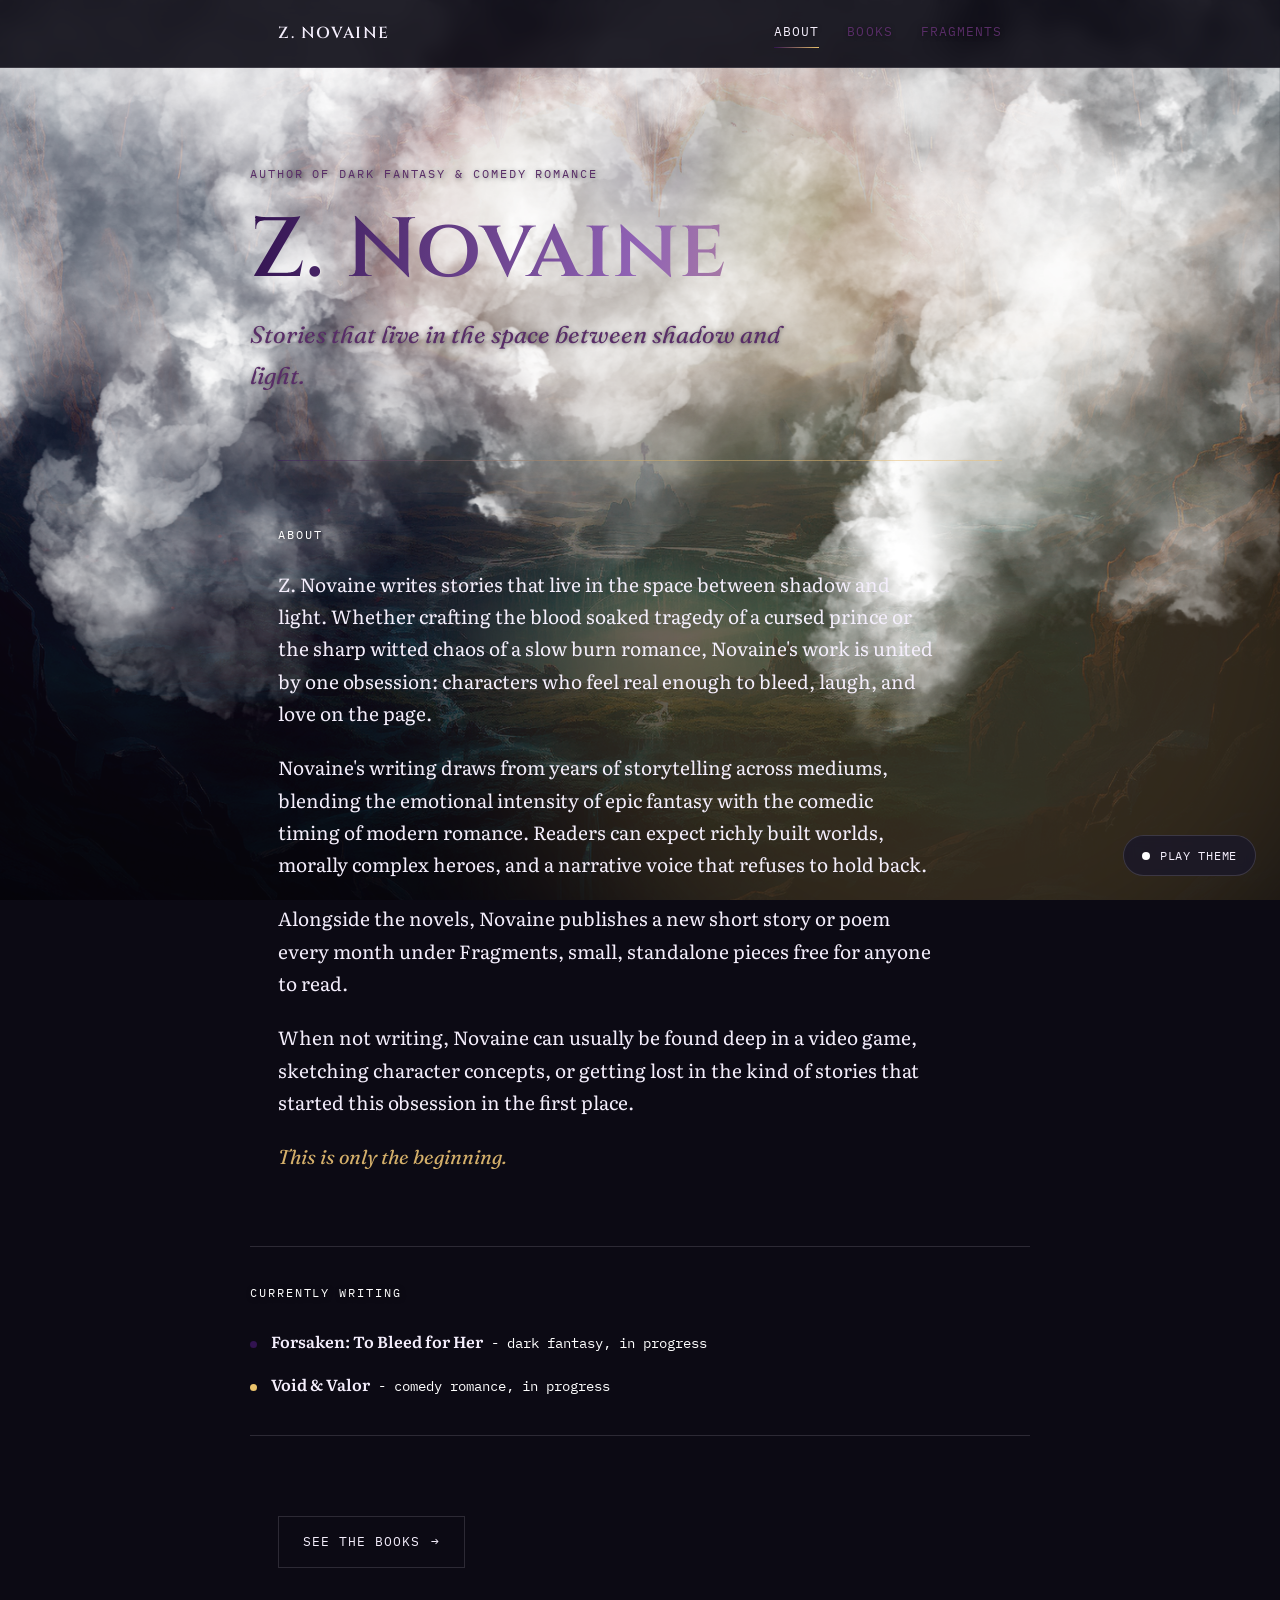
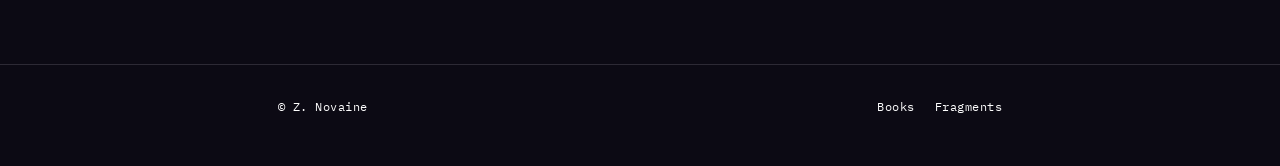
<file: index.html>
<!DOCTYPE html>
<html lang="en">
<head>
<meta charset="UTF-8">
<meta name="viewport" content="width=device-width, initial-scale=1.0">
<title>Z. Novaine - Author</title>
<meta name="description" content="Z. Novaine writes dark fantasy and comedy romance. Author of Forsaken: To Bleed for Her and Void & Valor.">
<link rel="icon" href="images/logo.png" sizes="any">
<link rel="preconnect" href="https://fonts.googleapis.com">
<link rel="preconnect" href="https://fonts.gstatic.com" crossorigin>
<link href="https://fonts.googleapis.com/css2?family=Fraunces:ital,wght@0,500;0,600;1,400&family=Cinzel:wght@600;700&family=Literata:wght@400;500;600&family=IBM+Plex+Mono:wght@400;500&display=swap" rel="stylesheet">
<link rel="stylesheet" href="styles.css">
</head>
<body>

<div class="bg-ambient" aria-hidden="true"></div>
<div class="hero-bg" aria-hidden="true"></div>
<div class="hero-clouds" aria-hidden="true"></div>
<div class="embers" aria-hidden="true">
  <span class="ember"></span>
  <span class="ember"></span>
  <span class="ember"></span>
  <span class="ember"></span>
  <span class="ember"></span>
  <span class="ember"></span>
  <span class="ember"></span>
</div>

<nav class="site-nav">
  <div class="wrap">
    <a href="index.html" class="nav-mark">Z. NOVAINE</a>
    <div class="nav-links">
      <a href="index.html" aria-current="page">About</a>
      <a href="books.html">Books</a>
      <a href="fragments.html">Fragments</a>
    </div>
  </div>
</nav>

<div id="page-content">

<header class="hero wrap">
  <span class="eyebrow">Author of dark fantasy &amp; comedy romance</span>
  <h1 class="wordmark">Z. Novaine</h1>
  <p class="tagline">Stories that live in the space between shadow and light.</p>
</header>

<div class="wrap">
  <div class="divider"></div>
</div>

<section class="bio wrap">
  <span class="eyebrow">About</span>
  <p>Z. Novaine writes stories that live in the space between shadow and light. Whether crafting the blood soaked tragedy of a cursed prince or the sharp witted chaos of a slow burn romance, Novaine's work is united by one obsession: characters who feel real enough to bleed, laugh, and love on the page.</p>
  <p>Novaine's writing draws from years of storytelling across mediums, blending the emotional intensity of epic fantasy with the comedic timing of modern romance. Readers can expect richly built worlds, morally complex heroes, and a narrative voice that refuses to hold back.</p>
  <p>Alongside the novels, Novaine publishes a new short story or poem every month under Fragments, small, standalone pieces free for anyone to read.</p>
  <p>When not writing, Novaine can usually be found deep in a video game, sketching character concepts, or getting lost in the kind of stories that started this obsession in the first place.</p>
  <p class="closing-line">This is only the beginning.</p>
</section>

<section class="status-strip wrap">
  <span class="eyebrow">Currently writing</span>
  <div class="status-list">
    <div class="status-item">
      <span class="status-dot dark"></span>
      <span><strong>Forsaken: To Bleed for Her</strong> - dark fantasy, in progress</span>
    </div>
    <div class="status-item">
      <span class="status-dot light"></span>
      <span><strong>Void &amp; Valor</strong> - comedy romance, in progress</span>
    </div>
  </div>
</section>

<div class="cta-books wrap">
  <a href="books.html">See the books <span class="arrow">→</span></a>
</div>

</div>

<footer class="site-footer">
  <div class="wrap">
    <p>&copy; Z. Novaine</p>
    <div class="footer-links">
      <a href="books.html">Books</a>
      <a href="fragments.html">Fragments</a>
    </div>
  </div>
</footer>

<button class="music-toggle" id="musicToggle" type="button" aria-pressed="false">
  <span class="note-icon"></span>
  <span id="musicLabel">Play theme</span>
</button>
<audio id="themeAudio" src="audio/theme.mp3" loop preload="auto"></audio>

<script src="site.js"></script>

</body>
</html>
</file>
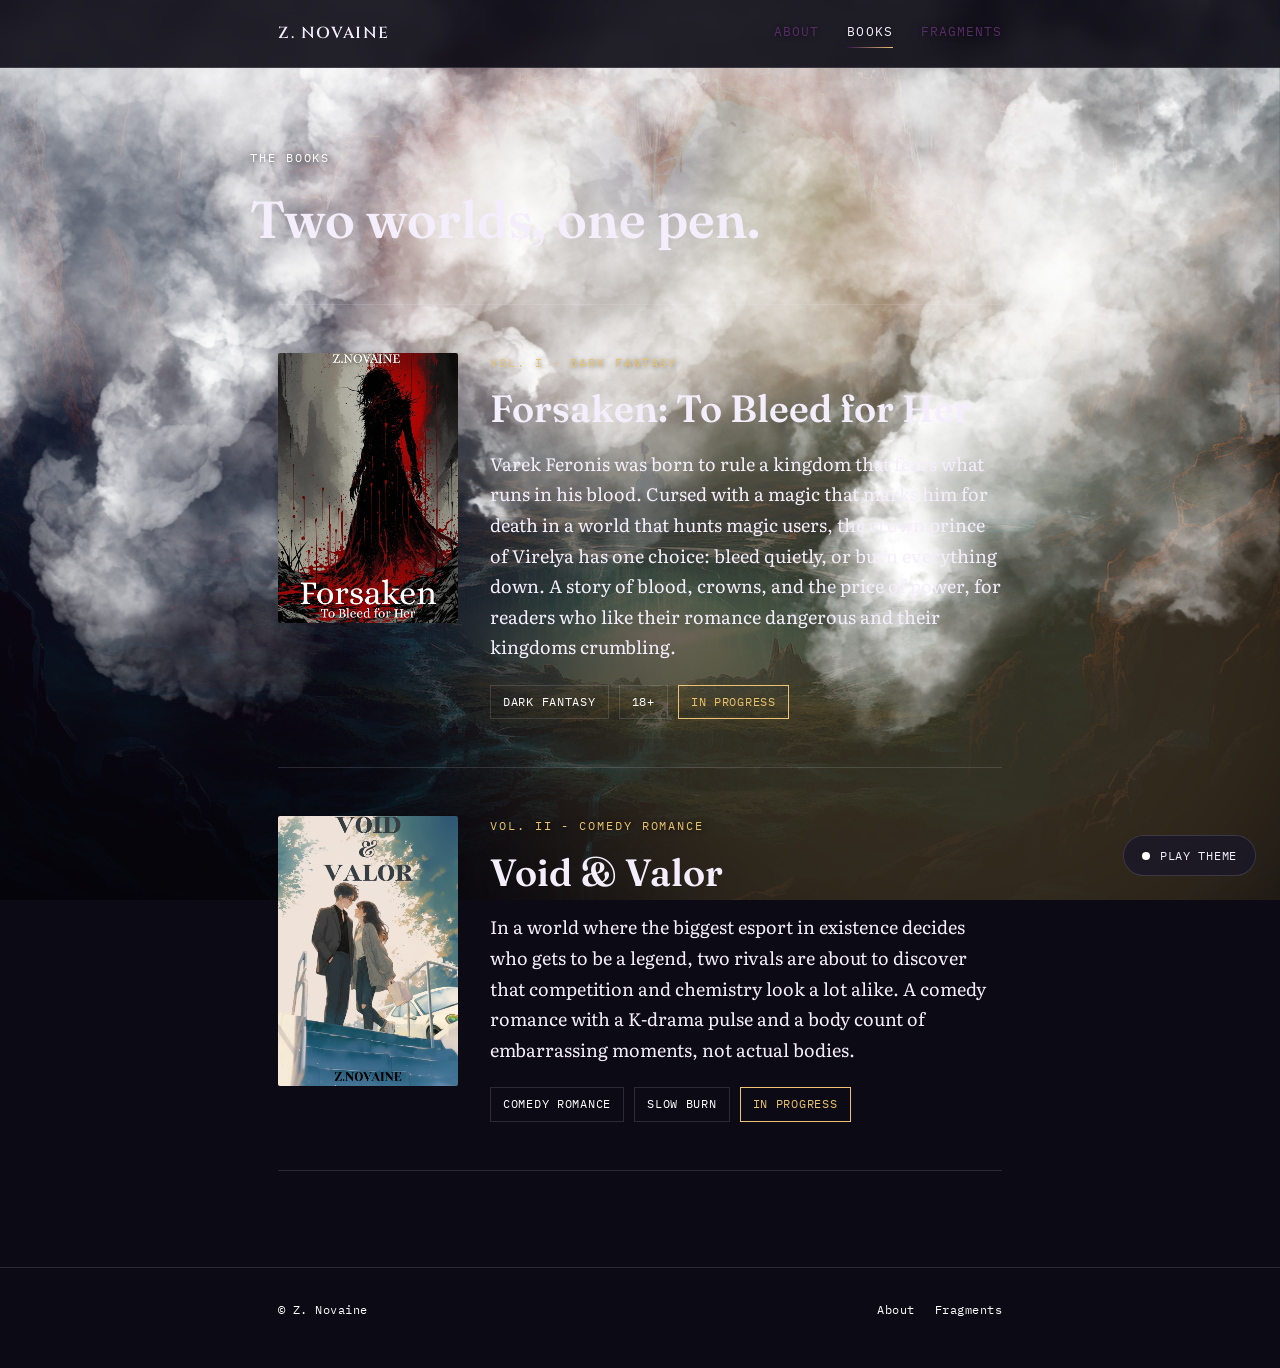
<file: books.html>
<!DOCTYPE html>
<html lang="en">
<head>
<meta charset="UTF-8">
<meta name="viewport" content="width=device-width, initial-scale=1.0">
<title>Books - Z. Novaine</title>
<meta name="description" content="Books by Z. Novaine, including Forsaken: To Bleed for Her and Void & Valor.">
<link rel="icon" href="images/logo.png" sizes="any">
<link rel="preconnect" href="https://fonts.googleapis.com">
<link rel="preconnect" href="https://fonts.gstatic.com" crossorigin>
<link href="https://fonts.googleapis.com/css2?family=Fraunces:ital,wght@0,500;0,600;1,400&family=Cinzel:wght@600;700&family=Literata:wght@400;500;600&family=IBM+Plex+Mono:wght@400;500&display=swap" rel="stylesheet">
<link rel="stylesheet" href="styles.css">
</head>
<body>

<div class="bg-ambient" aria-hidden="true"></div>
<div class="hero-bg" aria-hidden="true"></div>
<div class="hero-clouds" aria-hidden="true"></div>
<div class="embers" aria-hidden="true">
  <span class="ember"></span>
  <span class="ember"></span>
  <span class="ember"></span>
  <span class="ember"></span>
  <span class="ember"></span>
  <span class="ember"></span>
  <span class="ember"></span>
</div>

<nav class="site-nav">
  <div class="wrap">
    <a href="index.html" class="nav-mark">Z. NOVAINE</a>
    <div class="nav-links">
      <a href="index.html">About</a>
      <a href="books.html" aria-current="page">Books</a>
      <a href="fragments.html">Fragments</a>
    </div>
  </div>
</nav>

<div id="page-content">

<header class="books-hero wrap">
  <span class="eyebrow">The books</span>
  <h1>Two worlds, one pen.</h1>
</header>

<main class="wrap">

  <!-- ============================================
       BOOK ENTRY — duplicate this whole <article> block
       for each new book. Only edit the parts marked below.
       ============================================ -->
  <article class="book-entry">
    <div class="book-cover-slot">
      <!-- 1. Change the image path to your cover file -->
      <img src="covers/forsaken-cover.png" alt="Forsaken: To Bleed for Her cover">
      <!-- Keep this placeholder text matching the path above -->
      <div class="cover-placeholder" style="display:none;">Add cover image at<br>covers/forsaken-cover.jpg</div>
    </div>
    <div class="book-content">
      <!-- 2. Volume label and genre -->
      <span class="eyebrow">Vol. I - Dark Fantasy</span>
      <!-- 3. Title -->
      <h2 class="book-title">Forsaken: To Bleed for Her</h2>
      <!-- 4. Blurb -->
      <p class="book-blurb">Varek Feronis was born to rule a kingdom that fears what runs in his blood. Cursed with a magic that marks him for death in a world that hunts magic users, the crown prince of Virelya has one choice: bleed quietly, or burn everything down. A story of blood, crowns, and the price of power, for readers who like their romance dangerous and their kingdoms crumbling.</p>
      <!-- 5. Tags: as many <span class="tag"> as you like, last one can use class="tag status" -->
      <div class="book-meta">
        <span class="tag">Dark Fantasy</span>
        <span class="tag">18+</span>
        <span class="tag status">In Progress</span>
      </div>
    </div>
  </article>
  <!-- ============================================ END BOOK ENTRY ============================================ -->

  <article class="book-entry">
    <div class="book-cover-slot">
      <img src="covers/void-and-valor-cover.png" alt="Void & Valor cover">
      <div class="cover-placeholder" style="display:none;">Add cover image at<br>covers/void-and-valor-cover.jpg</div>
    </div>
    <div class="book-content">
      <span class="eyebrow">Vol. II - Comedy Romance</span>
      <h2 class="book-title">Void &amp; Valor</h2>
      <p class="book-blurb">In a world where the biggest esport in existence decides who gets to be a legend, two rivals are about to discover that competition and chemistry look a lot alike. A comedy romance with a K-drama pulse and a body count of embarrassing moments, not actual bodies.</p>
      <div class="book-meta">
        <span class="tag">Comedy Romance</span>
        <span class="tag">Slow Burn</span>
        <span class="tag status">In Progress</span>
      </div>
    </div>
  </article>

</main>

</div>

<footer class="site-footer">
  <div class="wrap">
    <p>&copy; Z. Novaine</p>
    <div class="footer-links">
      <a href="index.html">About</a>
      <a href="fragments.html">Fragments</a>
    </div>
  </div>
</footer>

<button class="music-toggle" id="musicToggle" type="button" aria-pressed="false">
  <span class="note-icon"></span>
  <span id="musicLabel">Play theme</span>
</button>
<audio id="themeAudio" src="audio/theme.mp3" loop preload="auto"></audio>

<script src="site.js"></script>

</body>
</html>
</file>
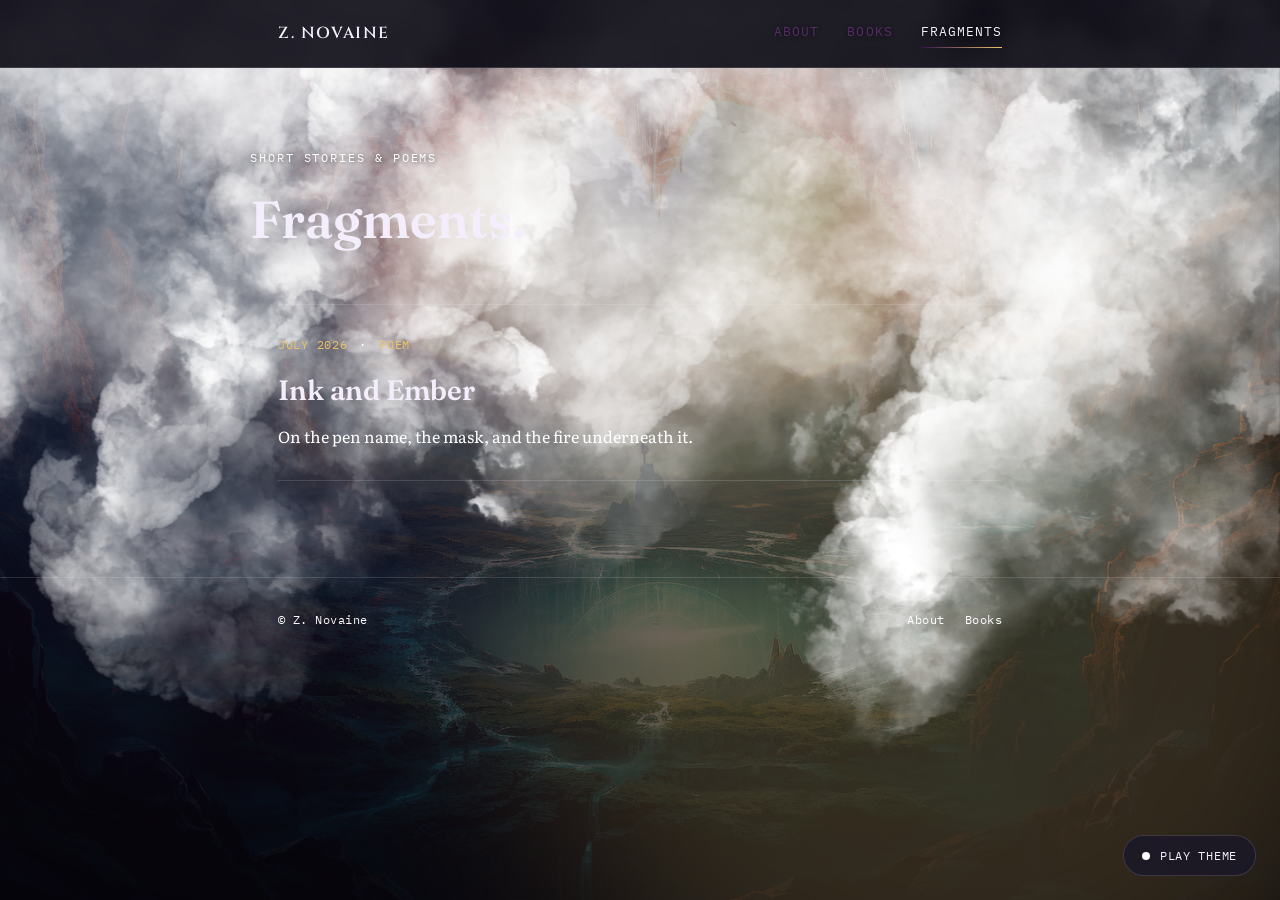
<file: fragments.html>
<!DOCTYPE html>
<html lang="en">
<head>
<meta charset="UTF-8">
<meta name="viewport" content="width=device-width, initial-scale=1.0">
<title>Fragments - Z. Novaine</title>
<meta name="description" content="Short stories and poems by Z. Novaine, published monthly and free to read.">
<link rel="icon" href="images/logo.png" sizes="any">
<link rel="preconnect" href="https://fonts.googleapis.com">
<link rel="preconnect" href="https://fonts.gstatic.com" crossorigin>
<link href="https://fonts.googleapis.com/css2?family=Fraunces:ital,wght@0,500;0,600;1,400&family=Cinzel:wght@600;700&family=Literata:wght@400;500;600&family=IBM+Plex+Mono:wght@400;500&display=swap" rel="stylesheet">
<link rel="stylesheet" href="styles.css">
</head>
<body>

<div class="bg-ambient" aria-hidden="true"></div>
<div class="hero-bg" aria-hidden="true"></div>
<div class="hero-clouds" aria-hidden="true"></div>
<div class="embers" aria-hidden="true">
  <span class="ember"></span>
  <span class="ember"></span>
  <span class="ember"></span>
  <span class="ember"></span>
  <span class="ember"></span>
  <span class="ember"></span>
  <span class="ember"></span>
</div>

<nav class="site-nav">
  <div class="wrap">
    <a href="index.html" class="nav-mark">Z. NOVAINE</a>
    <div class="nav-links">
      <a href="index.html">About</a>
      <a href="books.html">Books</a>
      <a href="fragments.html" aria-current="page">Fragments</a>
    </div>
  </div>
</nav>

<div id="page-content">

<header class="fragments-hero wrap">
  <span class="eyebrow">Short stories &amp; poems</span>
  <h1>Fragments.</h1>
</header>

<main class="wrap">
  <div class="fragments-list">

    <!-- ============================================
         FRAGMENT ENTRY - duplicate this whole <a> block
         for each new story or poem. Only edit the parts
         marked below, and link it to a new page in /fragments/
         ============================================ -->
    <a class="fragment-entry" href="fragments/ink-and-ember.html">
      <!-- 1. Month/year and type (Short Story or Poem) -->
      <div class="fragment-meta">
        <span>July 2026</span>
        <span class="divider-dot">·</span>
        <span>Poem</span>
      </div>
      <!-- 2. Title -->
      <h2 class="fragment-title">Ink and Ember</h2>
      <!-- 3. One line teaser, no spoilers -->
      <p class="fragment-teaser">On the pen name, the mask, and the fire underneath it.</p>
    </a>
    <!-- ============================================ END FRAGMENT ENTRY ============================================ -->

  </div>
</main>

</div>

<footer class="site-footer">
  <div class="wrap">
    <p>&copy; Z. Novaine</p>
    <div class="footer-links">
      <a href="index.html">About</a>
      <a href="books.html">Books</a>
    </div>
  </div>
</footer>

<button class="music-toggle" id="musicToggle" type="button" aria-pressed="false">
  <span class="note-icon"></span>
  <span id="musicLabel">Play theme</span>
</button>
<audio id="themeAudio" src="audio/theme.mp3" loop preload="auto"></audio>

<script src="site.js"></script>

</body>
</html>
</file>
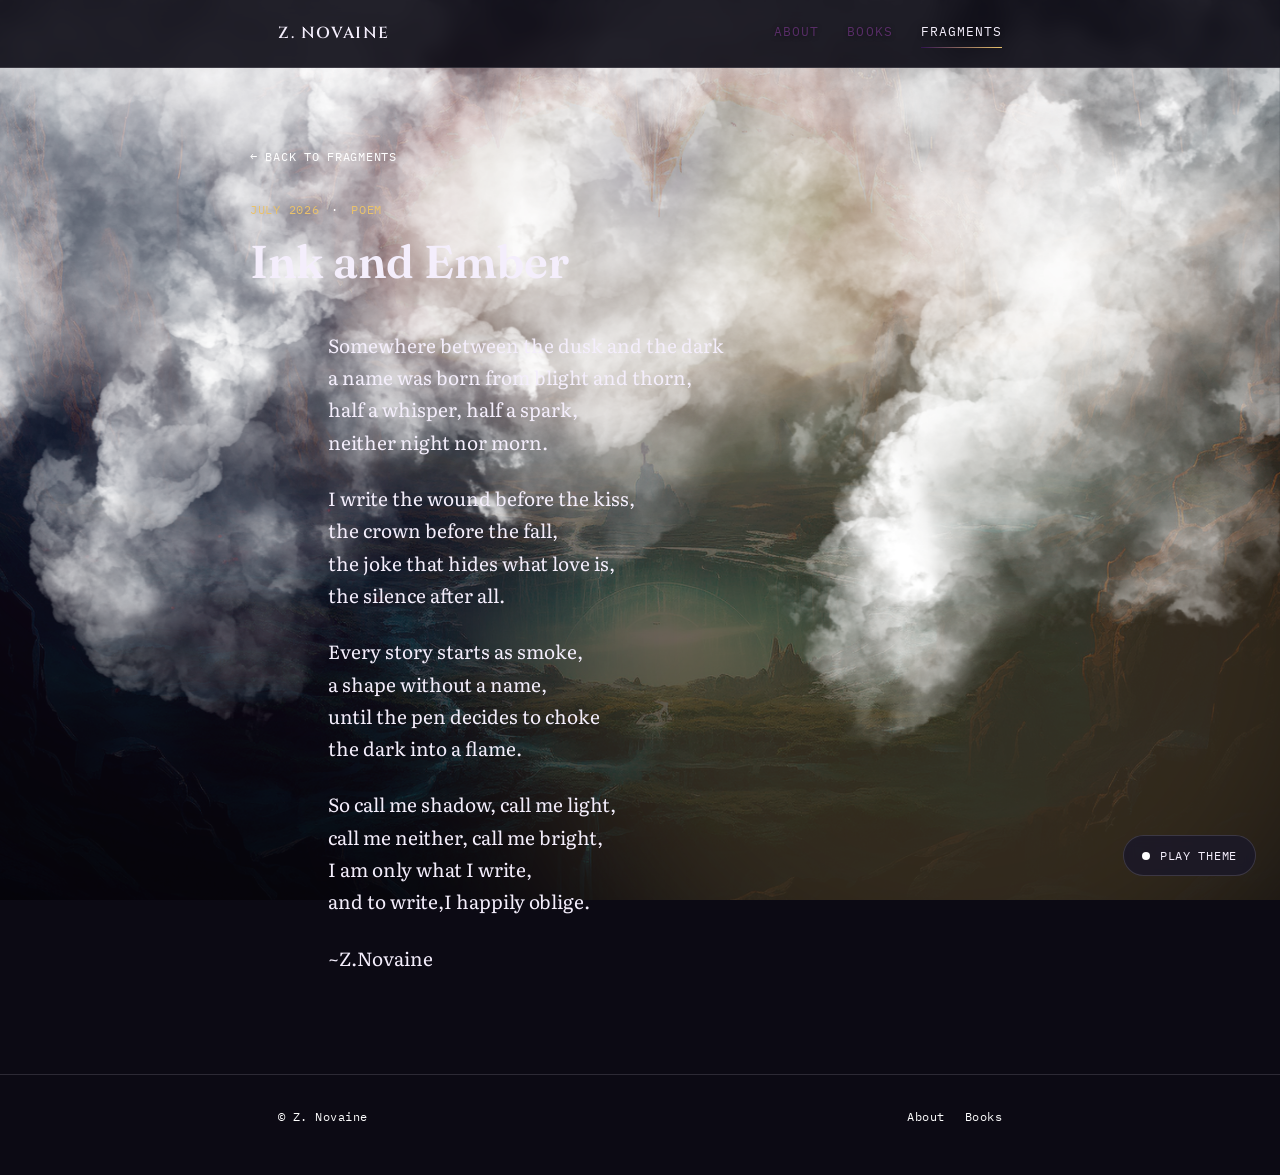
<file: fragments/ink-and-ember.html>
<!DOCTYPE html>
<html lang="en">
<head>
<meta charset="UTF-8">
<meta name="viewport" content="width=device-width, initial-scale=1.0">
<title>Ink and Ember — Z. Novaine</title>
<meta name="description" content="A poem by Z. Novaine.">
<link rel="icon" href="../images/logo.png" sizes="any">
<link rel="preconnect" href="https://fonts.googleapis.com">
<link rel="preconnect" href="https://fonts.gstatic.com" crossorigin>
<link href="https://fonts.googleapis.com/css2?family=Fraunces:ital,wght@0,500;0,600;1,400&family=Cinzel:wght@600;700&family=Literata:wght@400;500;600&family=IBM+Plex+Mono:wght@400;500&display=swap" rel="stylesheet">
<link rel="stylesheet" href="../styles.css">
</head>
<body>

<div class="bg-ambient" aria-hidden="true"></div>
<div class="hero-bg" aria-hidden="true"></div>
<div class="hero-clouds" aria-hidden="true"></div>

<nav class="site-nav">
  <div class="wrap">
    <a href="../index.html" class="nav-mark">Z. NOVAINE</a>
    <div class="nav-links">
      <a href="../index.html">About</a>
      <a href="../books.html">Books</a>
      <a href="../fragments.html" aria-current="page">Fragments</a>
    </div>
  </div>
</nav>

<div id="page-content">

<header class="story-header wrap">
  <a class="back-link" href="../fragments.html">&larr; Back to Fragments</a>
  <div class="fragment-meta">
    <span>July 2026</span>
    <span class="divider-dot">·</span>
    <span>Poem</span>
  </div>
  <h1 class="story-title">Ink and Ember</h1>
</header>

<article class="story-body wrap">
  <p>Somewhere between the dusk and the dark<br>
  a name was born from blight and thorn,<br>
  half a whisper, half a spark,<br>
  neither night nor morn.</p>

  <p>I write the wound before the kiss,<br>
  the crown before the fall,<br>
  the joke that hides what love is,<br>
  the silence after all.</p>

  <p>Every story starts as smoke,<br>
  a shape without a name,<br>
  until the pen decides to choke<br>
  the dark into a flame.</p>

  <p>So call me shadow, call me light,<br>
  call me neither, call me bright,<br>
  I am only what I write,<br>
  and to write,I happily oblige.</p>

  <p class="closing-line">~Z.Novaine</p>
</article>

</div>

<footer class="site-footer">
  <div class="wrap">
    <p>&copy; Z. Novaine</p>
    <div class="footer-links">
      <a href="../index.html">About</a>
      <a href="../books.html">Books</a>
    </div>
  </div>
</footer>

<button class="music-toggle" id="musicToggle" type="button" aria-pressed="false">
  <span class="note-icon"></span>
  <span id="musicLabel">Play theme</span>
</button>
<audio id="themeAudio" src="../audio/theme.mp3" loop preload="auto"></audio>

<script src="../site.js"></script>

</body>
</html>
</file>
<file: styles.css>
/* ============================================
   Z. NOVAINE — Author Site
   ============================================ */

:root {
  --bg: #0c0a14;
  --bg-alt: #17121f;
  --ink: #f4eefc;
  --ink-dim: #ffffff;
  --violet-deep: #321350;
  --violet-deep-dim: #3a1c5e;
  --violet-light: #eac26b;
  --violet-light-dim: #efc376;
  --gold: #d4af6a;
  --divider: rgba(244, 238, 252, 0.14);

  --font-display: "Fraunces", serif;
  --font-fantasy: "Cinzel", serif;
  --font-body: "Literata", serif;
  --font-mono: "IBM Plex Mono", monospace;

  --ink-top: #582d67;
}

* {
  margin: 0;
  padding: 0;
  box-sizing: border-box;
}

html {
  scroll-behavior: smooth;
}

body {
  background: var(--bg);
  color: var(--ink);
  font-family: var(--font-body);
  font-size: 17px;
  line-height: 1.7;
  -webkit-font-smoothing: antialiased;
}

a {
  color: inherit;
  text-decoration: none;
}

img {
  max-width: 100%;
  display: block;
}

:focus-visible {
  outline: 2px solid var(--gold);
  outline-offset: 3px;
}

@media (prefers-reduced-motion: reduce) {
  * {
    animation: none !important;
    transition: none !important;
  }
  html {
    scroll-behavior: auto;
  }
}

/* ---------- Layout shell ---------- */

.wrap {
  max-width: 780px;
  margin: 0 auto;
  padding: 0 28px;
}

/* ---------- Nav ---------- */

.site-nav {
  border-bottom: 1px solid var(--divider);
  position: sticky;
  top: 0;
  background: rgba(12, 10, 20, 0.9);
  backdrop-filter: blur(8px);
  z-index: 10;
}

.site-nav .wrap {
  display: flex;
  align-items: center;
  justify-content: space-between;
  padding-top: 20px;
  padding-bottom: 20px;
}

.nav-mark {
  font-family: var(--font-fantasy);
  font-weight: 600;
  font-size: 16px;
  letter-spacing: 0.1em;
  color: var(--ink);
}

.nav-links {
  display: flex;
  gap: 28px;
  font-family: var(--font-mono);
  font-size: 13px;
  letter-spacing: 0.08em;
  text-transform: uppercase;
}

.nav-links a {
  color: var(--ink-top);
  position: relative;
  padding-bottom: 4px;
  transition: color 0.2s ease;
  text-shadow: 0 1px 4px rgba(0, 0, 0, 0.6);
}

.nav-links a:hover,
.nav-links a[aria-current="page"] {
  color: var(--ink);
}

.nav-links a[aria-current="page"]::after {
  content: "";
  position: absolute;
  left: 0;
  right: 0;
  bottom: -1px;
  height: 1px;
  background: linear-gradient(90deg, var(--violet-deep), var(--violet-light));
}

/* ---------- Hero background (scroll zoom effect) ---------- */

.hero-bg {
  position: fixed;
  inset: 0;
  z-index: 0;
  background-image: url('images/landscape.jpg');
  background-size: cover;
  background-position: center;
  opacity: 0.5;
  transform: scale(1);
  transform-origin: center;
  will-change: transform, opacity;
}

.hero-bg::after {
  content: "";
  position: absolute;
  inset: 0;
  background: linear-gradient(180deg, rgba(0, 0, 0, 0.15) 0%, rgba(0, 0, 0, 0.7) 100%);
}

.hero-clouds {
  position: fixed;
  inset: 0;
  z-index: 0;
  background-image: url('images/clouds.png');
  background-size: cover;
  background-position: center;
  opacity: 1;
  transform: scale(1) translateY(0);
  transform-origin: center;
  will-change: transform, opacity;
  pointer-events: none;
}

@media (prefers-reduced-motion: reduce) {
  .hero-bg,
  .hero-clouds {
    transform: none !important;
  }
}

/* ---------- Ambient background ---------- */

.bg-ambient {
  position: fixed;
  inset: 0;
  z-index: 0;
  pointer-events: none;
  overflow: hidden;
}

.bg-ambient::before,
.bg-ambient::after {
  content: "";
  position: absolute;
  width: 70vw;
  height: 70vw;
  border-radius: 50%;
  filter: blur(100px);
  opacity: 0.4;
  mix-blend-mode: screen;
  animation: drift 26s ease-in-out infinite alternate;
}

.bg-ambient::before {
  background: var(--violet-deep);
  top: -18%;
  left: -12%;
}

.bg-ambient::after {
  background: var(--violet-light);
  bottom: -20%;
  right: -10%;
  animation-delay: -8s;
  animation-duration: 32s;
}

@keyframes drift {
  from {
    transform: translate(0, 0) scale(1);
  }
  to {
    transform: translate(6%, 8%) scale(1.15);
  }
}

.embers {
  position: fixed;
  inset: 0;
  z-index: 0;
  pointer-events: none;
  overflow: hidden;
}

.ember {
  position: absolute;
  bottom: -5%;
  width: 3px;
  height: 3px;
  border-radius: 50%;
  background: var(--gold);
  box-shadow: 0 0 6px 1px var(--gold);
  opacity: 0;
  animation: rise 14s linear infinite;
}

.ember:nth-child(1) { left: 8%;  animation-delay: 0s;   }
.ember:nth-child(2) { left: 20%; animation-delay: 2.4s; background: var(--violet-deep); box-shadow: 0 0 6px 1px var(--violet-deep); }
.ember:nth-child(3) { left: 35%; animation-delay: 5s;   }
.ember:nth-child(4) { left: 52%; animation-delay: 1.2s; background: var(--violet-light); box-shadow: 0 0 6px 1px var(--violet-light); }
.ember:nth-child(5) { left: 68%; animation-delay: 7.5s; }
.ember:nth-child(6) { left: 80%; animation-delay: 3.6s; background: var(--violet-deep); box-shadow: 0 0 6px 1px var(--violet-deep); }
.ember:nth-child(7) { left: 92%; animation-delay: 9s;   background: var(--violet-light); box-shadow: 0 0 6px 1px var(--violet-light); }

@keyframes rise {
  0% {
    transform: translateY(0) translateX(0);
    opacity: 0;
  }
  10% {
    opacity: 0.8;
  }
  90% {
    opacity: 0.3;
  }
  100% {
    transform: translateY(-105vh) translateX(20px);
    opacity: 0;
  }
}

@media (prefers-reduced-motion: reduce) {
  .bg-ambient::before,
  .bg-ambient::after,
  .ember {
    animation: none !important;
    opacity: 0.12;
  }
}

/* Keep real content above the ambient layer */
.site-nav,
.hero,
.bio,
.status-strip,
.cta-books,
.books-hero,
.book-entry,
.fragments-hero,
.fragments-list,
.story-header,
.story-body,
.site-footer {
  position: relative;
  z-index: 1;
}

/* ---------- Music toggle ---------- */

.music-toggle {
  position: fixed;
  bottom: 24px;
  right: 24px;
  z-index: 20;
  display: inline-flex;
  align-items: center;
  gap: 10px;
  font-family: var(--font-mono);
  font-size: 12px;
  letter-spacing: 0.06em;
  text-transform: uppercase;
  color: var(--ink);
  background: rgba(27, 24, 40, 0.85);
  backdrop-filter: blur(6px);
  border: 1px solid var(--divider);
  padding: 12px 18px;
  border-radius: 999px;
  cursor: pointer;
  transition: border-color 0.2s ease;
}

.music-toggle:hover {
  border-color: var(--gold);
}

.music-toggle .note-icon {
  width: 8px;
  height: 8px;
  border-radius: 50%;
  background: var(--ink-dim);
  transition: background 0.2s ease, box-shadow 0.2s ease;
}

.music-toggle.playing .note-icon {
  background: var(--gold);
  box-shadow: 0 0 8px 1px var(--gold);
  animation: pulse 1.4s ease-in-out infinite;
}

@keyframes pulse {
  0%, 100% { transform: scale(1); }
  50% { transform: scale(1.4); }
}

@media (prefers-reduced-motion: reduce) {
  .music-toggle.playing .note-icon {
    animation: none;
  }
}

/* ---------- Hero ---------- */

.hero {
  padding: 96px 0 64px;
}

.eyebrow {
  font-family: var(--font-mono);
  font-size: 12px;
  letter-spacing: 0.16em;
  text-transform: uppercase;
  color: var(--ink-dim);
  margin-bottom: 22px;
  display: block;
  text-shadow: 1px 1px 5px rgba(0, 0, 0, 0.6);
}

.hero .eyebrow {
  color: var(--ink-top);
}

.wordmark {
  font-family: var(--font-fantasy);
  font-weight: 600;
  font-size: clamp(46px, 9.5vw, 84px);
  line-height: 1.05;
  letter-spacing: 0.01em;
  background: linear-gradient(100deg, var(--violet-deep) 0%, #9163b5 50%, var(--violet-light) 100%);
  -webkit-background-clip: text;
  background-clip: text;
  color: transparent;
  margin-bottom: 20px;
}

.tagline {
  font-family: var(--font-display);
  font-style: italic;
  font-weight: 400;
  font-size: clamp(19px, 2.6vw, 24px);
  color: var(--ink-top);
  max-width: 34ch;
  text-shadow: 0 1px 4px rgba(0, 0, 0, 0.5);
}

/* ---------- Divider ---------- */

.divider {
  height: 1px;
  background: linear-gradient(90deg, var(--violet-deep-dim), var(--gold), var(--violet-light-dim));
  opacity: 0.5;
  margin: 0 0 64px;
}

/* ---------- Bio ---------- */

.bio {
  padding-bottom: 72px;
}

.bio p {
  font-size: 19px;
  color: var(--ink);
  max-width: 60ch;
  margin-bottom: 22px;
}

.bio p:last-child {
  margin-bottom: 0;
}

.bio .closing-line {
  font-family: var(--font-display);
  font-style: italic;
  color: var(--gold);
  font-size: 20px;
}

/* ---------- Currently writing strip ---------- */

.status-strip {
  border-top: 1px solid var(--divider);
  border-bottom: 1px solid var(--divider);
  padding: 36px 0;
  margin-bottom: 80px;
}

.status-strip .eyebrow {
  margin-bottom: 24px;
}

.status-list {
  display: flex;
  flex-direction: column;
  gap: 16px;
}

.status-item {
  display: flex;
  align-items: baseline;
  gap: 14px;
  font-family: var(--font-mono);
  font-size: 14px;
  color: var(--ink-dim);
}

.status-dot {
  width: 7px;
  height: 7px;
  border-radius: 50%;
  flex-shrink: 0;
}

.status-dot.dark {
  background: var(--violet-deep);
}

.status-dot.light {
  background: var(--violet-light);
}

.status-item strong {
  color: var(--ink);
  font-family: var(--font-body);
  font-weight: 600;
  font-size: 16px;
}

/* ---------- CTA to books ---------- */

.cta-books {
  padding-bottom: 96px;
}

.cta-books a {
  display: inline-flex;
  align-items: center;
  gap: 10px;
  font-family: var(--font-mono);
  font-size: 13px;
  letter-spacing: 0.08em;
  text-transform: uppercase;
  color: var(--ink);
  border: 1px solid var(--divider);
  padding: 14px 24px;
  transition: border-color 0.2s ease, background 0.2s ease;
}

.cta-books a:hover {
  border-color: var(--gold);
  background: var(--bg-alt);
}

.cta-books a .arrow {
  transition: transform 0.2s ease;
}

.cta-books a:hover .arrow {
  transform: translateX(3px);
}

/* ---------- Page hero (Books, Fragments) ---------- */

.books-hero,
.fragments-hero {
  padding: 80px 0 56px;
}

.books-hero h1,
.fragments-hero h1 {
  font-family: var(--font-display);
  font-weight: 600;
  font-size: clamp(36px, 6vw, 52px);
  line-height: 1.1;
  margin-top: 14px;
}

.book-entry {
  padding: 48px 0;
  border-top: 1px solid var(--divider);
  display: grid;
  grid-template-columns: 180px 1fr;
  gap: 32px;
}

.book-entry:last-child {
  border-bottom: 1px solid var(--divider);
  margin-bottom: 96px;
}

.book-cover-slot {
  width: 100%;
  aspect-ratio: 2 / 3;
  border-radius: 2px;
  overflow: hidden;
}

.book-cover-slot img {
  width: 100%;
  height: 100%;
  object-fit: cover;
  display: block;
}

.cover-placeholder {
  width: 100%;
  height: 100%;
  display: flex;
  align-items: center;
  justify-content: center;
  text-align: center;
  padding: 14px;
  border: 1px dashed var(--violet-light-dim);
  background: var(--bg-alt);
  font-family: var(--font-mono);
  font-size: 11px;
  letter-spacing: 0.04em;
  color: var(--ink-dim);
  line-height: 1.5;
}

.book-content {
  min-width: 0;
}

.book-entry .eyebrow {
  margin-bottom: 14px;
  color: var(--violet-light);
}

.book-title {
  font-family: var(--font-display);
  font-weight: 600;
  font-size: clamp(28px, 4.5vw, 38px);
  margin-bottom: 18px;
  line-height: 1.15;
}

.book-blurb {
  font-size: 18px;
  color: var(--ink);
  max-width: 58ch;
  margin-bottom: 22px;
}

.book-meta {
  display: flex;
  flex-wrap: wrap;
  gap: 10px;
}

.tag {
  font-family: var(--font-mono);
  font-size: 12px;
  letter-spacing: 0.06em;
  text-transform: uppercase;
  padding: 6px 12px;
  border: 1px solid var(--divider);
  color: var(--ink-dim);
}

.tag.status {
  border-color: var(--violet-light-dim);
  color: var(--violet-light);
}

/* ---------- Fragments (short stories & poems) ---------- */

.fragments-list {
  padding-bottom: 96px;
}

.fragment-entry {
  display: block;
  padding: 30px 0;
  border-top: 1px solid var(--divider);
  transition: padding-left 0.2s ease;
}

.fragments-list .fragment-entry:last-child {
  border-bottom: 1px solid var(--divider);
}

.fragment-entry:hover {
  padding-left: 10px;
}

.fragment-meta {
  display: flex;
  align-items: center;
  gap: 12px;
  font-family: var(--font-mono);
  font-size: 12px;
  letter-spacing: 0.06em;
  text-transform: uppercase;
  color: var(--violet-light);
  margin-bottom: 12px;
}

.fragment-meta .divider-dot {
  color: var(--ink-dim);
}

.fragment-title {
  font-family: var(--font-display);
  font-weight: 600;
  font-size: clamp(22px, 3.6vw, 28px);
  margin-bottom: 8px;
  transition: color 0.2s ease;
}

.fragment-entry:hover .fragment-title {
  color: var(--violet-light);
}

.fragment-teaser {
  color: var(--ink-dim);
  font-size: 16px;
  max-width: 60ch;
}

/* ---------- Story reading page ---------- */

.story-header {
  padding: 72px 0 40px;
}

.back-link {
  display: inline-flex;
  align-items: center;
  gap: 8px;
  font-family: var(--font-mono);
  font-size: 12px;
  letter-spacing: 0.06em;
  text-transform: uppercase;
  color: var(--ink-dim);
  margin-bottom: 32px;
  transition: color 0.2s ease;
}

.back-link:hover {
  color: var(--violet-light);
}

.story-title {
  font-family: var(--font-display);
  font-weight: 600;
  font-size: clamp(32px, 5.5vw, 46px);
  line-height: 1.15;
  margin-top: 16px;
}

.story-body {
  padding-bottom: 100px;
  max-width: 68ch;
}

.story-body p {
  font-size: 19px;
  color: var(--ink);
  margin-bottom: 24px;
}

.story-body p:last-child {
  margin-bottom: 0;
}

/* ---------- Footer ---------- */

.site-footer {
  border-top: 1px solid var(--divider);
  padding: 32px 0 48px;
}

.site-footer .wrap {
  display: flex;
  align-items: center;
  justify-content: space-between;
  flex-wrap: wrap;
  gap: 12px;
}

.site-footer p {
  font-family: var(--font-mono);
  font-size: 12px;
  color: var(--ink-dim);
  letter-spacing: 0.04em;
}

.footer-links {
  display: flex;
  gap: 20px;
}

.footer-links a {
  font-family: var(--font-mono);
  font-size: 12px;
  color: var(--ink-dim);
  letter-spacing: 0.04em;
  transition: color 0.2s ease;
}

.footer-links a:hover {
  color: var(--ink);
}

/* ---------- Responsive ---------- */

@media (max-width: 640px) {
  .hero {
    padding: 64px 0 48px;
  }

  .site-nav .wrap {
    padding-top: 16px;
    padding-bottom: 16px;
  }

  .nav-links {
    gap: 18px;
  }

  .bio p,
  .book-blurb {
    font-size: 17px;
  }

  .book-entry {
    grid-template-columns: 1fr;
  }

  .book-cover-slot {
    max-width: 200px;
  }

  .site-footer .wrap {
    flex-direction: column;
    align-items: flex-start;
  }
}
</file>
